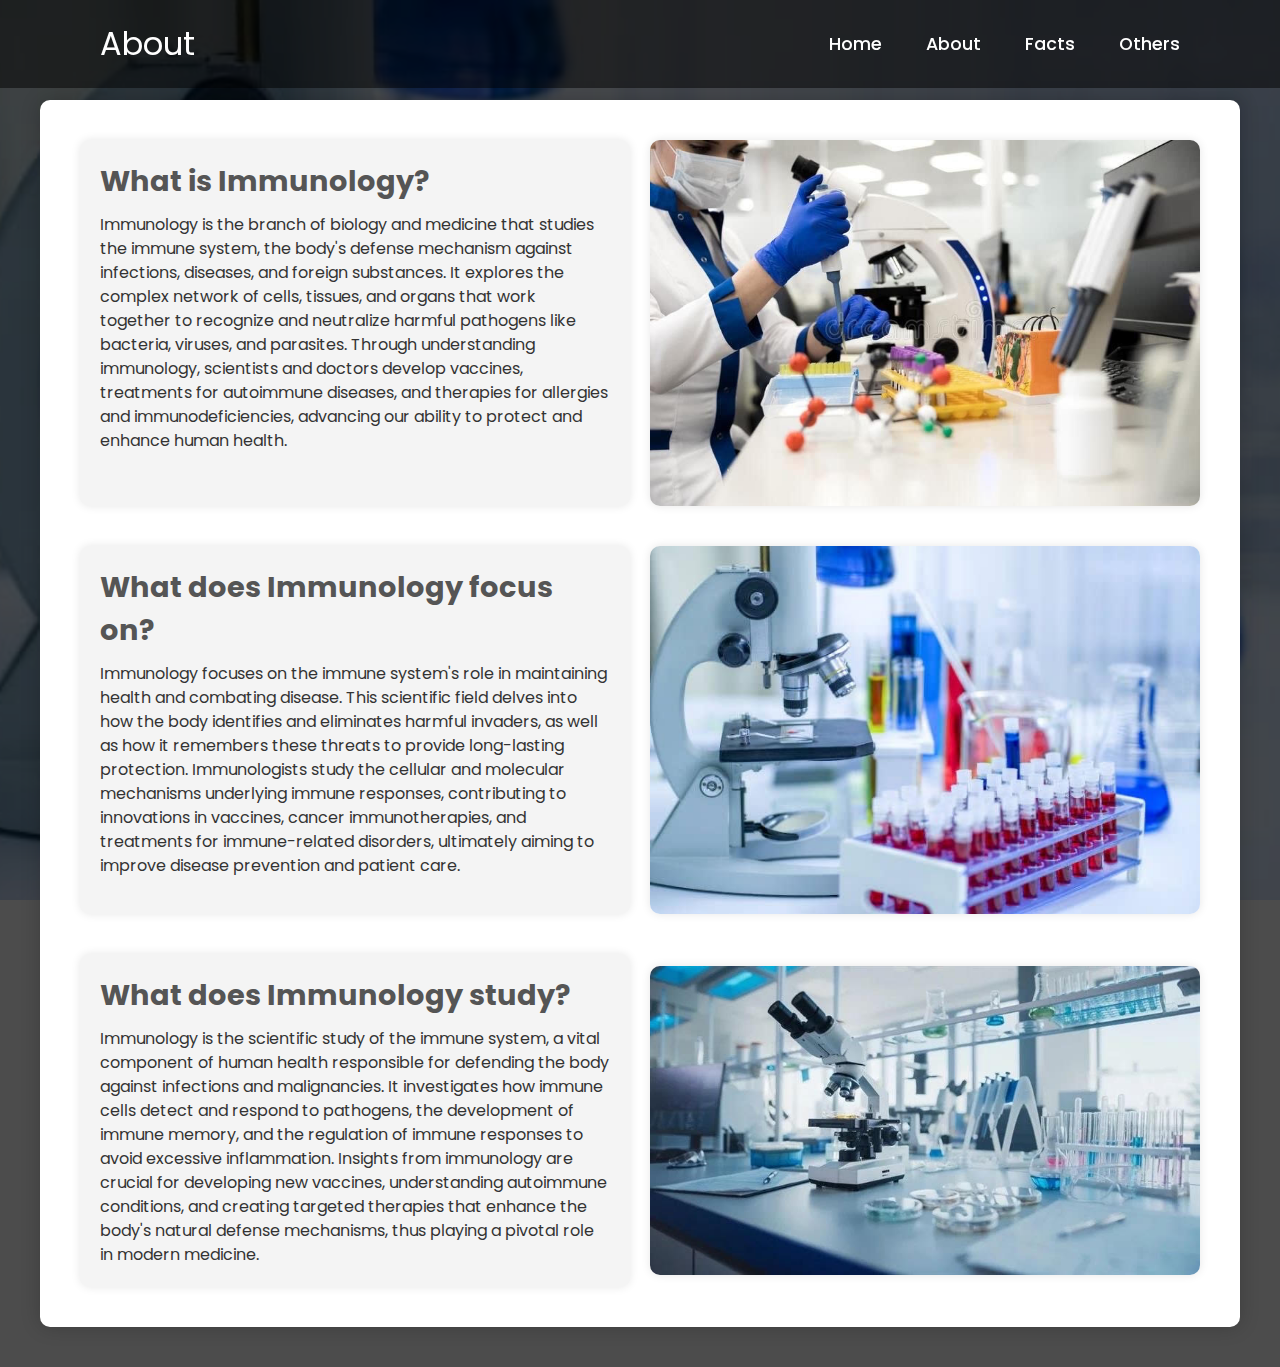
<file: About.html>
<!DOCTYPE html>
<html lang="en">

<head>

    <meta charset="UTF-8">
    <meta name="viewport" content="width=device-width, initial-scale=1.0">
    <title>About Us</title>
    <link href="https://fonts.googleapis.com/css2?family=Poppins:wght@300;400;500;600;700&display=swap" rel="stylesheet">
    <link rel="stylesheet" href="About.css">

</head>

<body>
    <header>

        <div class="logo">About</div>

        <nav class="navbar">
            <a href="homepage.html">Home</a>
            <a href="About.html">About</a>
            <a href="Facts.html">Facts</a>
            <a href="Others.html">Others</a>
        </nav>

    </header>
    
    <div class="darkbg">
        <div class="container">
            
            
            <div class="Info">
                <div class="desc">
                    <h2>What is Immunology?</h2>
                    <p>Immunology is the branch of biology and medicine that studies the immune system, the body's defense mechanism against infections, diseases, and foreign substances. It explores the complex network of cells, tissues, and organs that work together to recognize and neutralize harmful pathogens like bacteria, viruses, and parasites. Through understanding immunology, scientists and doctors develop vaccines, treatments for autoimmune diseases, and therapies for allergies and immunodeficiencies, advancing our ability to protect and enhance human health.</p>
                </div>
                <div class="images">
                    <img src="wallpaper2.jpg" alt="Description Image 1">
                </div>
            </div>

            <div class="Info reverse">
                <div class="images">
                    <img src="wallpaper1.jpg" alt="Description Image 2">
                </div>

                <div class="desc">
                    <h2>What does Immunology focus on?</h2>
                    <p>Immunology focuses on the immune system's role in maintaining health and combating disease. This scientific field delves into how the body identifies and eliminates harmful invaders, as well as how it remembers these threats to provide long-lasting protection. Immunologists study the cellular and molecular mechanisms underlying immune responses, contributing to innovations in vaccines, cancer immunotherapies, and treatments for immune-related disorders, ultimately aiming to improve disease prevention and patient care.</p>
                </div>

            </div>

            <div class="Info">
                <div class="desc">
                    <h2>What does Immunology study?</h2>
                    <p>Immunology is the scientific study of the immune system, a vital component of human health responsible for defending the body against infections and malignancies. It investigates how immune cells detect and respond to pathogens, the development of immune memory, and the regulation of immune responses to avoid excessive inflammation. Insights from immunology are crucial for developing new vaccines, understanding autoimmune conditions, and creating targeted therapies that enhance the body's natural defense mechanisms, thus playing a pivotal role in modern medicine.   </p>
                </div>

                <div class="images">
                    <img src="wallpaper3.jpg" alt="Description Image 3">
                </div>

            </div>

        </div>

    </div>
    

</body>
</html>
</file>
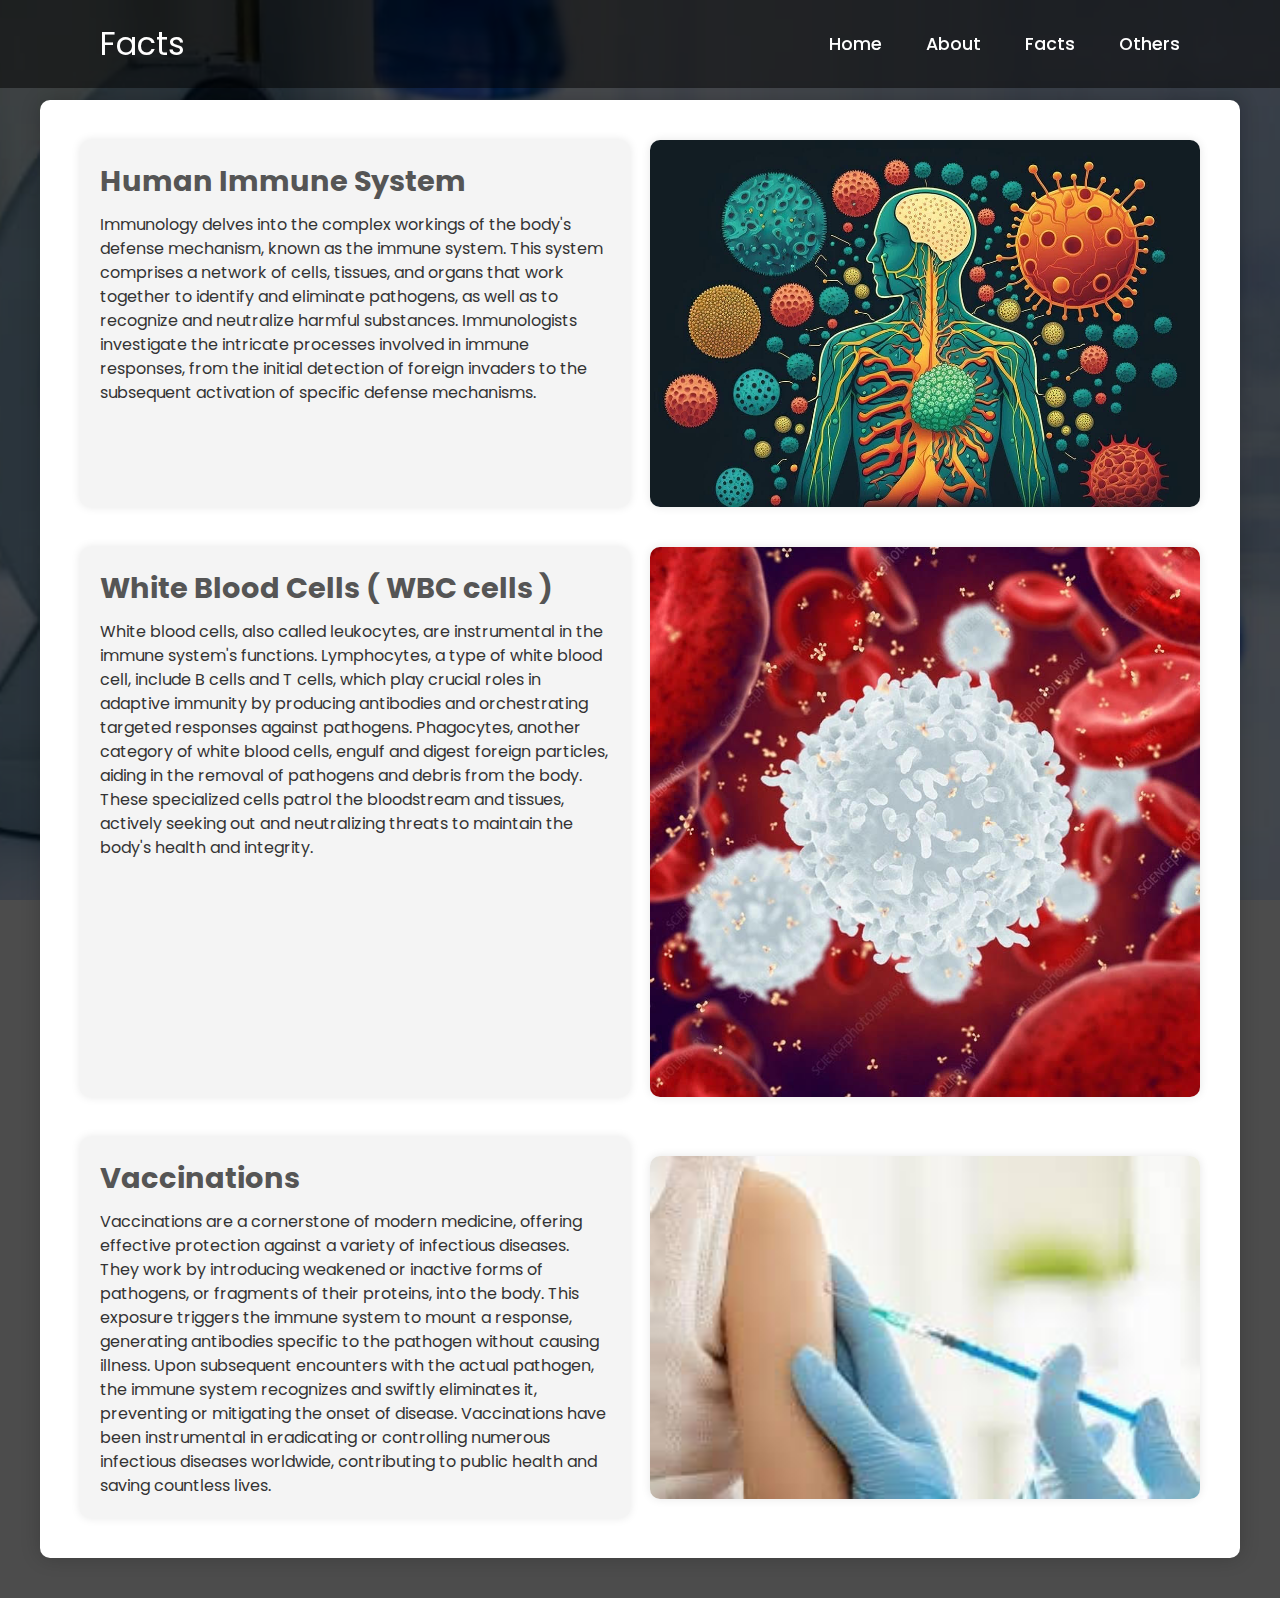
<file: Facts.html>
<!DOCTYPE html>
<html lang="en">

<head>

    <meta charset="UTF-8">
    <meta name="viewport" content="width=device-width, initial-scale=1.0">
    <title>Facts on Immunology</title>
    <link href="https://fonts.googleapis.com/css2?family=Poppins:wght@300;400;500;600;700&display=swap" rel="stylesheet">
    <link rel="stylesheet" href="About.css">

</head>

<body>
    <header>

        <div class="logo">Facts</div>

        <nav class="navbar">
            <a href="homepage.html">Home</a>
            <a href="About.html">About</a>
            <a href="Facts.html">Facts</a>
            <a href="Others.html">Others</a>
        </nav>

    </header>
    
    <div class="darkbg">
        <div class="container">
            
            
            <div class="Info">
                <div class="desc">
                    <h2>Human Immune System</h2>
                    <p>Immunology delves into the complex workings of the body's defense mechanism, known as the immune system. This system comprises a network of cells, tissues, and organs that work together to identify and eliminate pathogens, as well as to recognize and neutralize harmful substances. Immunologists investigate the intricate processes involved in immune responses, from the initial detection of foreign invaders to the subsequent activation of specific defense mechanisms.</p>
                </div>
                <div class="images">
                    <img src="facts1.jpg" alt="Description Image 1">
                </div>
            </div>

            <div class="Info reverse">
                <div class="images">
                    <img src="facts3.jpg" alt="Description Image 2">
                </div>
                <div class="desc">
                    <h2>White Blood Cells ( WBC cells )</h2>
                    <p>White blood cells, also called leukocytes, are instrumental in the immune system's functions. Lymphocytes, a type of white blood cell, include B cells and T cells, which play crucial roles in adaptive immunity by producing antibodies and orchestrating targeted responses against pathogens. Phagocytes, another category of white blood cells, engulf and digest foreign particles, aiding in the removal of pathogens and debris from the body. These specialized cells patrol the bloodstream and tissues, actively seeking out and neutralizing threats to maintain the body's health and integrity.</p>
                </div>
            </div>

            <div class="Info">
                <div class="desc">
                    <h2>Vaccinations</h2>
                    <p>Vaccinations are a cornerstone of modern medicine, offering effective protection against a variety of infectious diseases. They work by introducing weakened or inactive forms of pathogens, or fragments of their proteins, into the body. This exposure triggers the immune system to mount a response, generating antibodies specific to the pathogen without causing illness. Upon subsequent encounters with the actual pathogen, the immune system recognizes and swiftly eliminates it, preventing or mitigating the onset of disease. Vaccinations have been instrumental in eradicating or controlling numerous infectious diseases worldwide, contributing to public health and saving countless lives. </p>
                </div>
                <div class="images">
                    <img src="facts2.jpg" alt="Description Image 3">
                </div>
            </div>

        </div>
        
    </div>
    


    
    
</body>
</html>
</file>
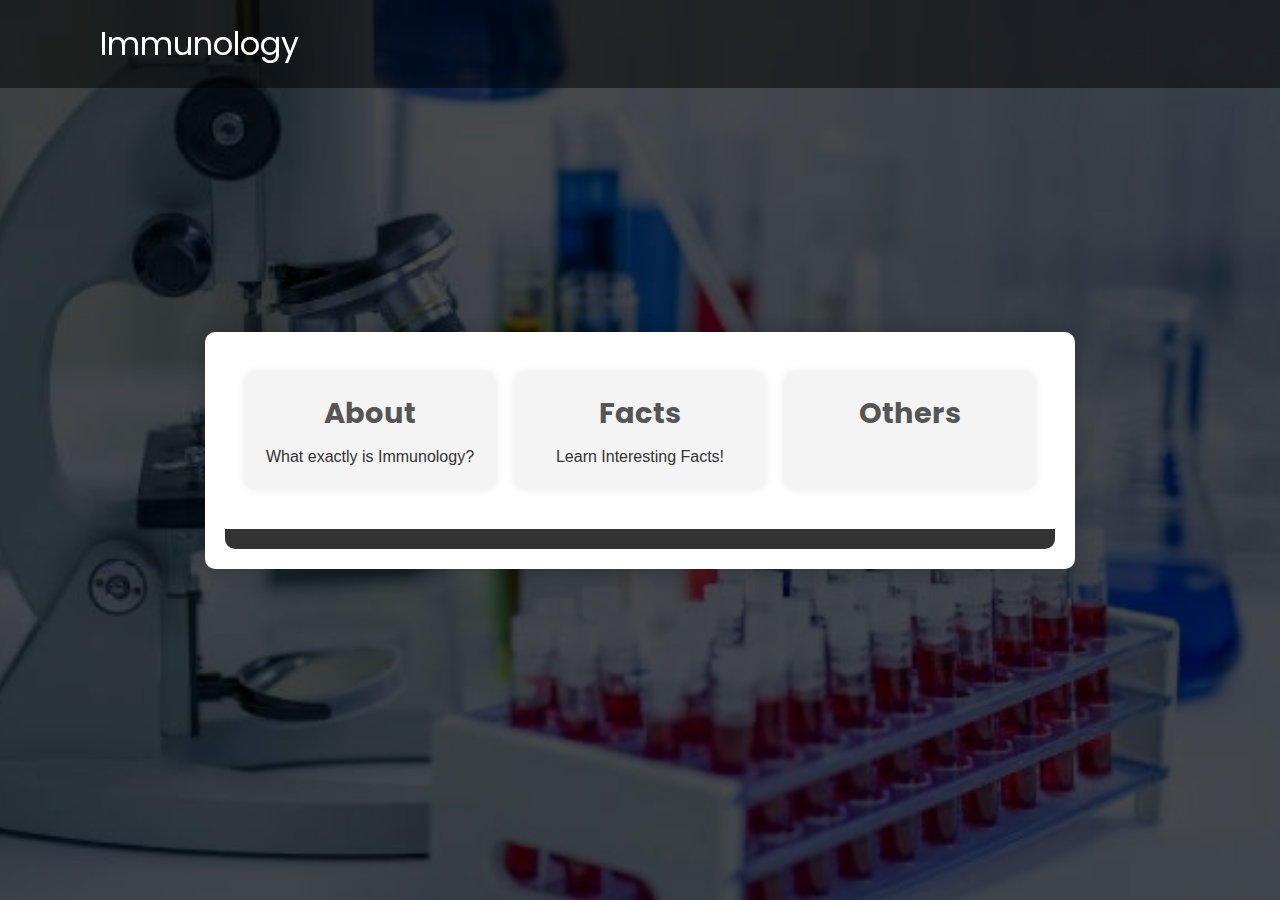
<file: homepage.html>
<!DOCTYPE html>
<html lang="en">

<head>
    <meta charset="UTF-8">
    <meta name="viewport" content="width=device-width, initial-scale=1.0">
    <title>About Us</title>
    <link href="https://fonts.googleapis.com/css2?family=Poppins:wght@300;400;500;600;700&display=swap" rel="stylesheet">
    <link rel="stylesheet" href="homepagestyle.css">
</head>

<body>

    <header>
        <div class="logo">Immunology</div>
        <nav class="navbar"></nav>
    </header>

    <div class="darkbg">
        <div class="container">
         
            <div class="Info">

                <a href="About.html" class="desc">
                    <h2>About</h2>
                    <p>What exactly is Immunology?</p>
                </a>

                <a href="Facts.html" class="desc">
                    <h2>Facts</h2>
                    <p>Learn Interesting Facts!</p>
                </a>

                <a href="Others.html" class="desc">
                    <h2>Others</h2>

                </a>
            </div>
       
            <footer></footer>

        </body>

</html>
</file>
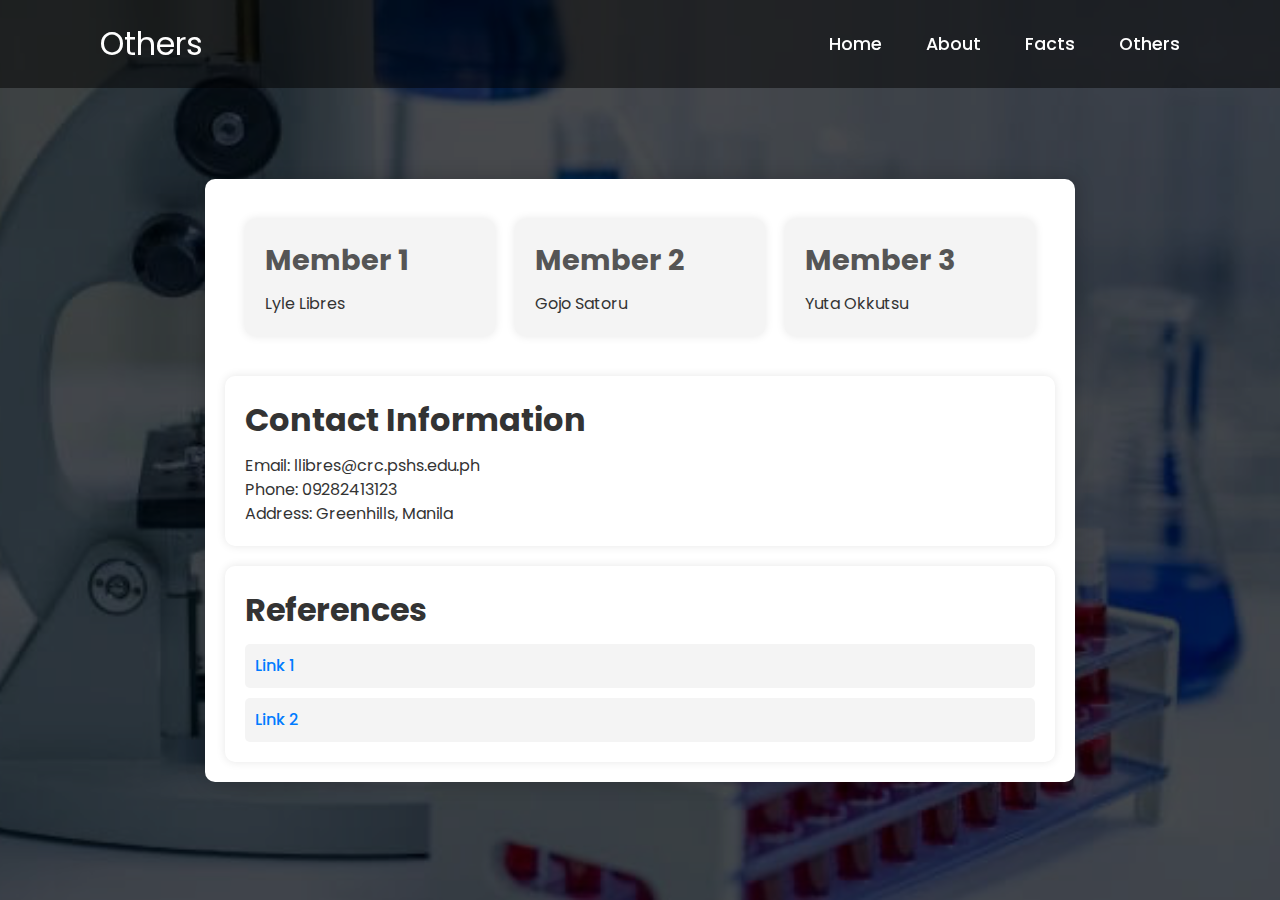
<file: Others.html>
<!DOCTYPE html>
<html lang="en">

<head>
    <meta charset="UTF-8">
    <meta name="viewport" content="width=device-width, initial-scale=1.0">
    <title>Fact Page</title>
    <link rel="stylesheet" href="Others.css">
</head>

<body>
    <header>

        <div class="logo">Others</div>

        <nav class="navigation">
            <a href="homepage.html">Home</a>
            <a href="About.html">About</a>
            <a href="Facts.html">Facts</a>
            <a href="Others.html">Others</a>
        </nav>

    </header>

    <div class="darkbg">
        <div class="container">
            
            <div class="Info">
                <div class="desc">
                    <h2>Member 1</h2>
                    <p>Lyle Libres</p>
                </div>

                <div class="desc">
                    <h2>Member 2</h2>
                    <p>Gojo Satoru</p>
                </div>

                <div class="desc">
                    <h2>Member 3</h2>
                    <p>Yuta Okkutsu</p>
                </div>

            </div>

            <section class="contacts">
                <h2>Contact Information</h2>
                <p>Email: llibres@crc.pshs.edu.ph</p>
                <p>Phone: 09282413123</p>
                <p>Address: Greenhills, Manila</p>
            </section>

            <section class="references">

                <h2>References</h2>

                <div class="referencecontainer">
                    <p><a href="https://onlinelibrary.wiley.com">Link 1</a></p>
                </div>

                <div class="referencecontainer">
                    <p><a href="https://www.immunology.org">Link 2</a></p>
                </div>

            </section>
        </div>
    </div>

</body>
</html>
</file>
<file: About.css>
* {
    margin: 0;
    padding: 0;
    box-sizing: border-box;
    font-family: 'Poppins', sans-serif;
}

body {
    min-height: 100vh;
    background: url('wallpaper1.jpg') no-repeat center center fixed;
    background-size: cover;
    color: #333;
    display: flex;
    flex-direction: column;
}

header {
    position: fixed;
    top: 0;
    left: 0;
    width: 100%;
    padding: 20px 100px;
    display: flex;
    justify-content: space-between;
    align-items: center;
    z-index: 99;
    background: rgba(0, 0, 0, 0.5);
}

.logo {
    font-size: 2em;
    color: white;
    user-select: none;
}

.navbar a {
    position: relative;
    font-size: 1.1em;
    color: white;
    text-decoration: none;
    font-weight: 500;
    margin-left: 40px;
}

.navbar a::after {
    content: '';
    position: absolute;
    width: 100%;
    height: 3px;
    background: white;
    border-radius: 5px;
    left: 0;
    bottom: -6px;
    transform-origin: right;
    transition: transform .5s;
    transform: scaleX(0);
}

.navbar a:hover::after {
    transform: scaleX(1);
    transform-origin: left;
}



.darkbg {
    background-color: rgba(0, 0, 0, 0.7);
    min-height: 100vh;
    display: flex;
    align-items: center;
    justify-content: center;
    padding: 20px;
    width: 100%;
    position: absolute;
    top: 0;
    left: 0;
}

.container {
    max-width: 1200px;
    margin: 80px auto 20px auto;
    padding: 20px;
    background: #fff;
    border-radius: 10px;
    box-shadow: 0 0 20px rgba(0, 0, 0, 0.2);
}

header h1 {
    margin: 0;
    font-size: 2.5rem;
    text-align: center;
    color: #333;
}

.Info {
    display: flex;
    flex-wrap: wrap;
    gap: 20px;
    padding: 20px;
}

.Info.reverse {
    flex-direction: row-reverse;
}

.desc {
    background: #f4f4f4;
    padding: 20px;
    border-radius: 10px;
    box-shadow: 0 0 10px rgba(0, 0, 0, 0.1);
    transition: transform 0.3s ease;
    flex: 1 1 calc(50% - 40px);
    min-width: 300px;
}

.desc:hover {
    transform: scale(1.05);
}

.desc h2 {
    font-size: 1.8rem;
    margin-bottom: 10px;
    color: #555;
}

.desc p {
    font-size: 1rem;
    line-height: 1.5;
}

.images {
    flex: 1 1 calc(50% - 40px);
    min-width: 300px;
    display: flex;
    justify-content: center;
    align-items: center;
}

.images img {
    width: 100%;
    height: auto;
    border-radius: 10px;
    box-shadow: 0 0 10px rgba(0, 0, 0, 0.1);
}
</file>
<file: homepagestyle.css>
* {
    margin: 0;
    padding: 0;
    box-sizing: border-box;
    font-family: 'Poppins', sans-serif;
}

body {
    min-height: 100vh;
    background: url(wallpaper1.jpg) no-repeat;
    background-size: cover;
    background-position: center;
    color: #333;
    display: flex;
    flex-direction: column;
    position: relative;
}

header {
    position: fixed;
    top: 0;
    left: 0;
    width: 100%;
    padding: 20px 100px;
    display: flex;
    justify-content: space-between;
    align-items: center;
    z-index: 99;
    background: rgba(0, 0, 0, 0.5);
}

.logo {
    font-size: 2em;
    color: white;
    user-select: none;
    text-align:center;
    
}


.darkbg {
    background-color: rgba(0, 0, 0, 0.7);
    min-height: 100vh;
    display: flex;
    align-items: center;
    justify-content: center;
    padding: 20px;
    width: 100%;
    position: absolute;
    top: 0;
    left: 0;
}

.container {
    max-width: 1200px;
    margin: auto;
    padding: 20px;
    background: #fff;
    border-radius: 10px;
    box-shadow: 0 0 20px rgba(0, 0, 0, 0.2);
}

header h1 {
    margin: 0;
    font-size: 2.5rem;
    text-align: center;
    color: #333;
}

.Info {
    display: flex;
    flex-wrap: wrap;
    gap: 20px;
    padding: 20px;
}

.desc {
    background: #f4f4f4;
    padding: 20px;
    border-radius: 10px;
    box-shadow: 0 0 10px rgba(0, 0, 0, 0.1);
    transition: transform 0.3s ease;
    flex: 1 1 calc(33.333% - 40px);
    min-width: 250px;
    text-decoration: none;
    color: inherit;
    outline: none; /* Prevents blue lines */
}

.desc:hover {
    transform: scale(1.05);
}

.desc h2 {
    font-size: 1.8rem;
    margin-bottom: 10px;
    color: #555;
    text-align:center;
}

.desc p {
    font-size: 1rem;
    line-height: 1.5;
    text-align:center;
    font-family: sans-serif;
}

footer {
    text-align: center;
    padding: 10px 0;
    margin-top: 20px;
    background: #333;
    color: #fff;
    border-radius: 0 0 10px 10px;
}
</file>
<file: Others.css>
@import url('https://fonts.googleapis.com/css2?family=Poppins:wght@400;500;600&display=swap');

* {
    margin: 0;
    padding: 0;
    box-sizing: border-box;
    font-family: 'Poppins', sans-serif;
}

body {
    min-height: 100vh;
    background: url('wallpaper1.jpg') no-repeat center center/cover;
    color: #333;
    display: flex;
    flex-direction: column;
}

header {
    position: fixed;
    top: 0;
    left: 0;
    width: 100%;
    padding: 20px 100px;
    display: flex;
    justify-content: space-between;
    align-items: center;
    z-index: 99;
    background: rgba(0, 0, 0, 0.5);
}

.logo {
    font-size: 2em;
    color: white;
    user-select: none;
}

.navigation a {
    position: relative;
    font-size: 1.1em;
    color: white;
    text-decoration: none;
    font-weight: 500;
    margin-left: 40px;
}

.navigation a::after {
    content: '';
    position: absolute;
    width: 100%;
    height: 3px;
    background: white;
    border-radius: 5px;
    left: 0;
    bottom: -6px;
    transform-origin: right;
    transition: transform .5s;
    transform: scaleX(0);
}

.navigation a:hover::after {
    transform: scaleX(1);
    transform-origin: left;
}



.darkbg {
    background-color: rgba(0, 0, 0, 0.7);
    min-height: 100vh;
    display: flex;
    align-items: center;
    justify-content: center;
    padding: 20px;
    width: 100%;
    position: absolute;
    top: 0;
    left: 0;
}

.container {
    max-width: 1200px;
    margin: 80px auto 20px auto;
    padding: 20px;
    background: #fff;
    border-radius: 10px;
    box-shadow: 0 0 20px rgba(0, 0, 0, 0.2);

}

.container header h1 {
    margin: 0;
    font-size: 2.5rem;
    text-align: center;
    color: #333;
}

.Info {
    display: flex;
    flex-wrap: wrap;
    gap: 20px;
    padding: 20px;
}

.desc {
    background: #f4f4f4;
    padding: 20px;
    border-radius: 10px;
    box-shadow: 0 0 10px rgba(0, 0, 0, 0.1);
    transition: transform 0.3s ease;
    flex: 1 1 calc(33.333% - 40px);
    min-width: 250px;
}

.desc:hover {
    transform: scale(1.05);
}

.desc h2 {
    font-size: 1.8rem;
    margin-bottom: 10px;
    color: #555;
}

.desc p {
    font-size: 1rem;
    line-height: 1.5;
}

.contacts, .references {
    background: #fff;
    padding: 20px;
    border-radius: 10px;
    box-shadow: 0 0 10px rgba(0, 0, 0, 0.1);
    margin-top: 20px;
}

.contacts h2, .references h2 {
    font-size: 2rem;
    color: #333;
    margin-bottom: 10px;
}

.contacts p, .references p {
    font-size: 1rem;
    line-height: 1.5;
}

.references .referencecontainer {
    background: #f4f4f4;
    padding: 10px;
    border-radius: 5px;
    margin-top: 10px;
}

.references .referencecontainer a {
    text-decoration: none;
    color: #007BFF;
    font-weight: 500;
}

.references .referencecontainer a:hover {
    text-decoration: underline;
}
</file>
